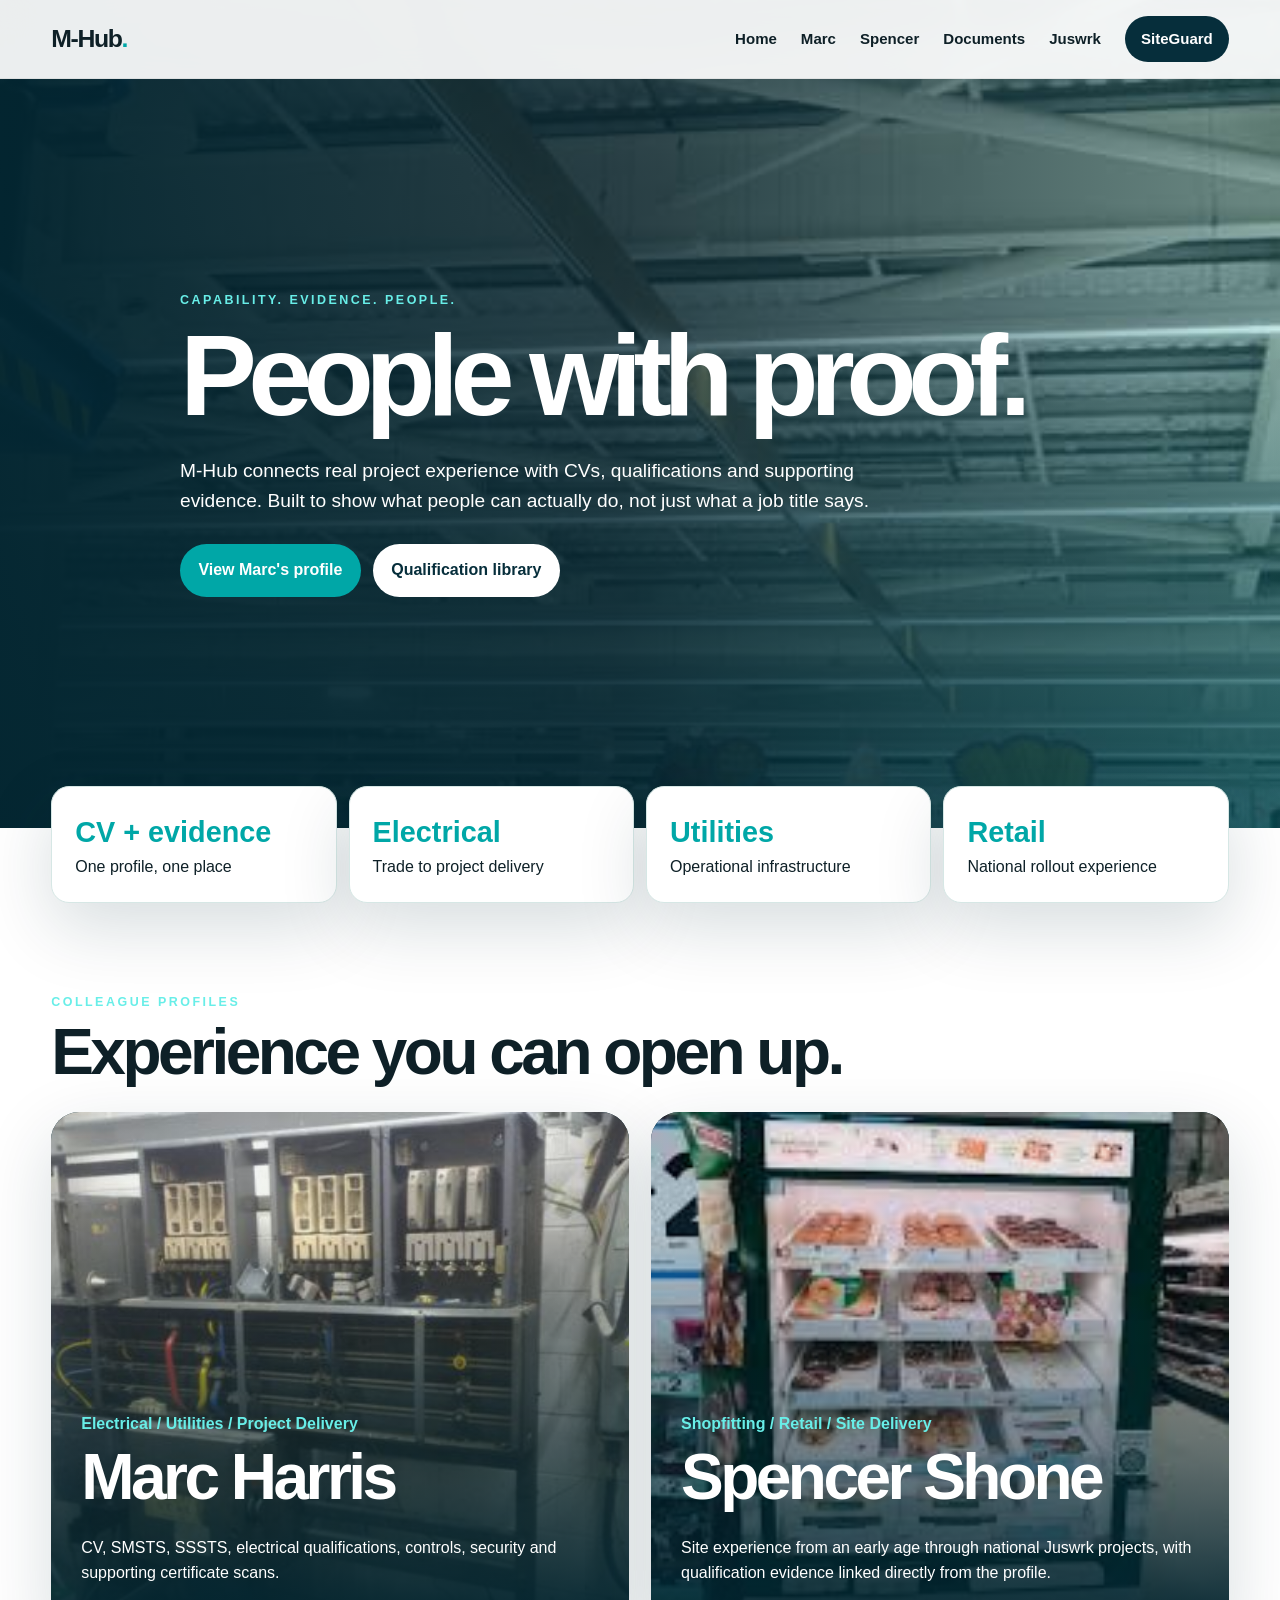
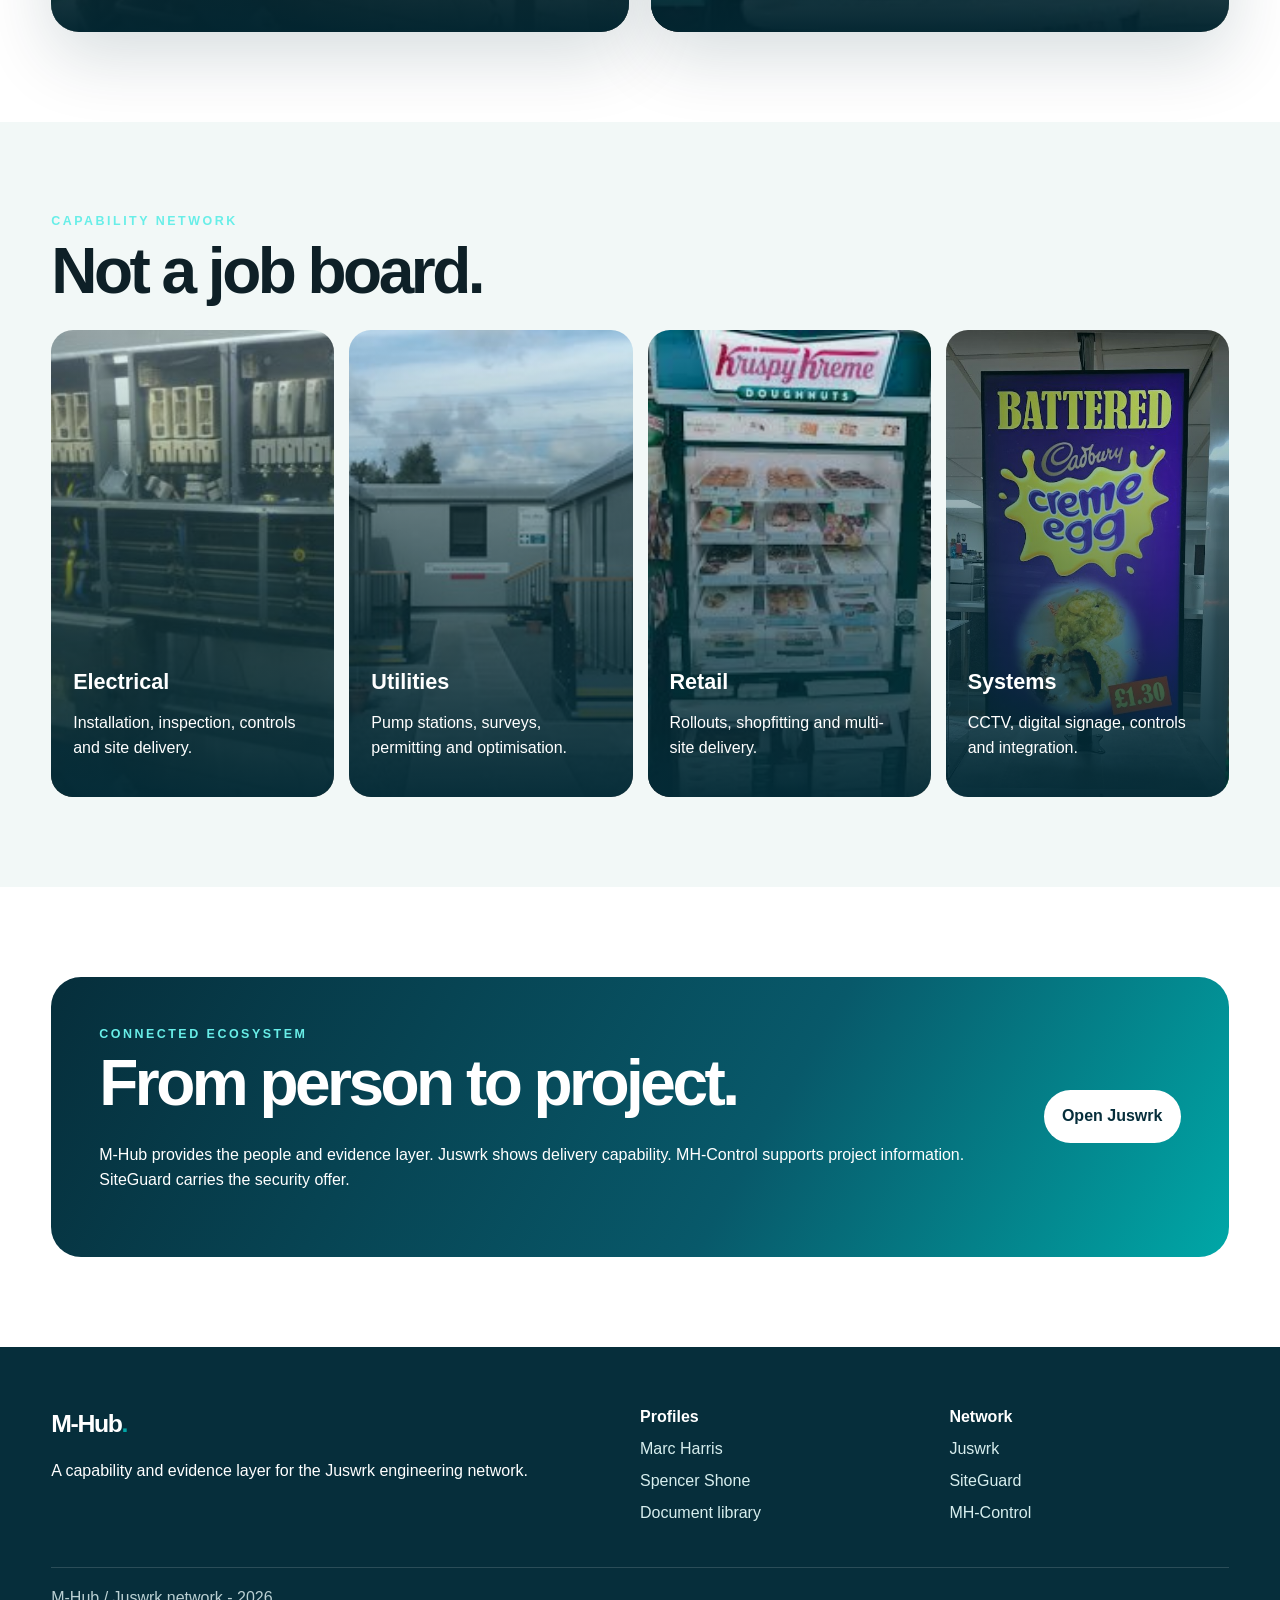
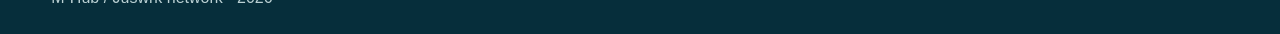
<file: index.html>
<!doctype html><html lang="en-GB"><head><meta charset="utf-8"><meta name="viewport" content="width=device-width,initial-scale=1"><title>Engineering Capability Network | M-Hub</title><meta name="description" content="M-Hub engineering capability profiles, CVs and verified qualification evidence."><link rel="stylesheet" href="assets/css/site.css"></head><body><header><div class="wrap"><nav><a class="brand" href="index.html">M-Hub<b>.</b></a><button class="menu" aria-label="Menu">Menu</button><div class="navlinks"><a href="index.html">Home</a><a href="marc-harris.html">Marc</a><a href="spencer-shone.html">Spencer</a><a href="documents.html">Documents</a><a href="https://juswrk.github.io/">Juswrk</a><a class="network" href="https://juswrk.github.io/siteguard/">SiteGuard</a></div></nav></div></header><main><section class="hero"><img src="assets/images/hero.jpg" alt="Engineering project work"><div class="wrap copy"><div class="eyebrow">Capability. Evidence. People.</div><h1>People with proof.</h1><p class="lead">M-Hub connects real project experience with CVs, qualifications and supporting evidence. Built to show what people can actually do, not just what a job title says.</p><div class="buttons"><a class="btn primary" href="marc-harris.html">View Marc's profile</a><a class="btn light" href="documents.html">Qualification library</a></div></div></section><div class="wrap stats"><div class="stat"><b>CV + evidence</b>One profile, one place</div><div class="stat"><b>Electrical</b>Trade to project delivery</div><div class="stat"><b>Utilities</b>Operational infrastructure</div><div class="stat"><b>Retail</b>National rollout experience</div></div><section class="section"><div class="wrap"><div class="eyebrow">Colleague profiles</div><h2>Experience you can open up.</h2><div class="people"><a class="person" href="marc-harris.html"><img src="assets/images/electrical.jpg" alt="Electrical project"><div class="personcopy"><div class="role">Electrical / Utilities / Project Delivery</div><h2>Marc Harris</h2><p>CV, SMSTS, SSSTS, electrical qualifications, controls, security and supporting certificate scans.</p></div></a><a class="person" href="spencer-shone.html"><img src="assets/images/retail.jpg" alt="Retail installation"><div class="personcopy"><div class="role">Shopfitting / Retail / Site Delivery</div><h2>Spencer Shone</h2><p>Site experience from an early age through national Juswrk projects, with qualification evidence linked directly from the profile.</p></div></a></div></div></section><section class="section wash"><div class="wrap"><div class="eyebrow">Capability network</div><h2>Not a job board.</h2><div class="capgrid"><a class="cap" href="marc-harris.html"><img src="assets/images/electrical.jpg"><div><h3>Electrical</h3><p>Installation, inspection, controls and site delivery.</p></div></a><a class="cap" href="marc-harris.html"><img src="assets/images/site.jpg"><div><h3>Utilities</h3><p>Pump stations, surveys, permitting and optimisation.</p></div></a><a class="cap" href="spencer-shone.html"><img src="assets/images/retail.jpg"><div><h3>Retail</h3><p>Rollouts, shopfitting and multi-site delivery.</p></div></a><a class="cap" href="marc-harris.html"><img src="assets/images/systems.jpg"><div><h3>Systems</h3><p>CCTV, digital signage, controls and integration.</p></div></a></div></div></section><section class="section"><div class="wrap"><div class="band"><div><div class="eyebrow">Connected ecosystem</div><h2>From person to project.</h2><p>M-Hub provides the people and evidence layer. Juswrk shows delivery capability. MH-Control supports project information. SiteGuard carries the security offer.</p></div><a class="btn light" href="https://juswrk.github.io/">Open Juswrk</a></div></div></section></main><footer class="foot"><div class="wrap"><div class="footgrid"><div><div class="brand">M-Hub<b>.</b></div><p>A capability and evidence layer for the Juswrk engineering network.</p></div><div><b>Profiles</b><a href="marc-harris.html">Marc Harris</a><a href="spencer-shone.html">Spencer Shone</a><a href="documents.html">Document library</a></div><div><b>Network</b><a href="https://juswrk.github.io/">Juswrk</a><a href="https://juswrk.github.io/siteguard/">SiteGuard</a><a href="https://juswrk.github.io/mh-control/">MH-Control</a></div></div><div class="copyright">M-Hub / Juswrk network - 2026</div></div></footer><script src="assets/js/site.js"></script></body></html>
</file>
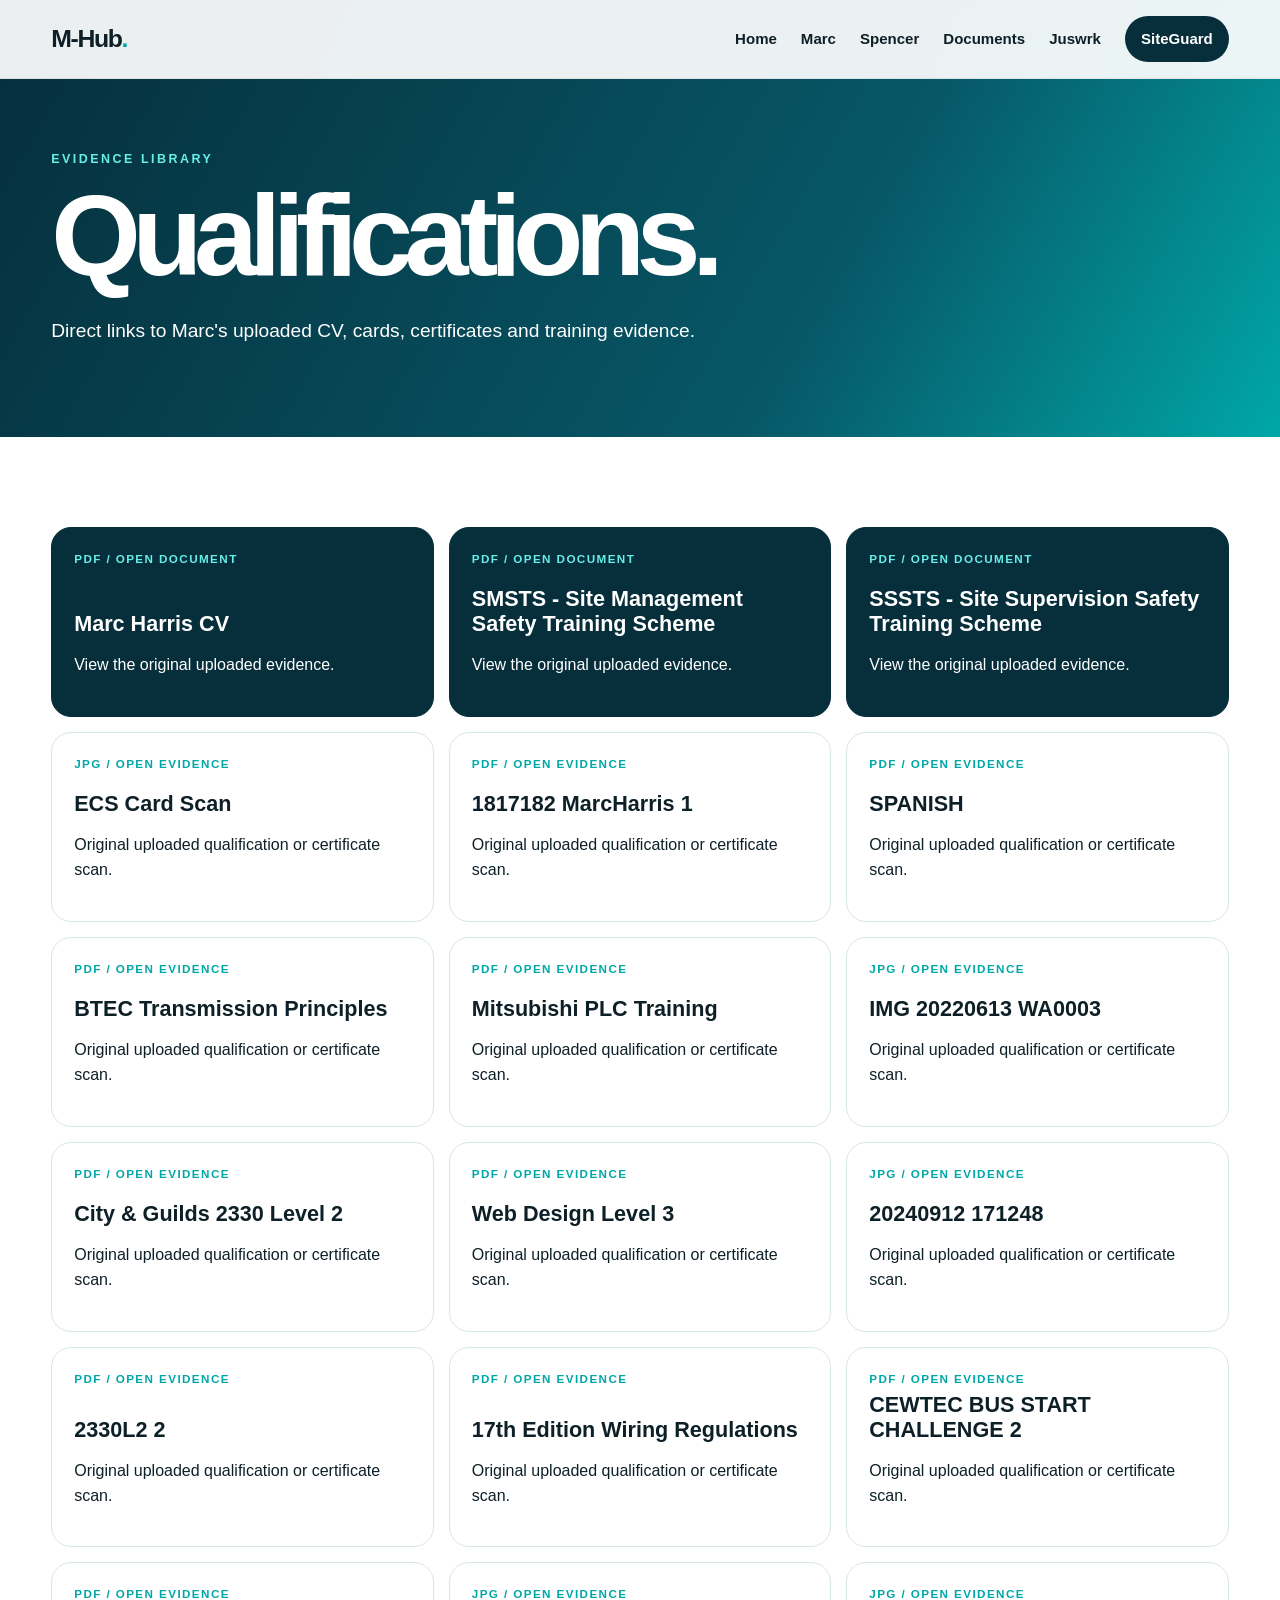
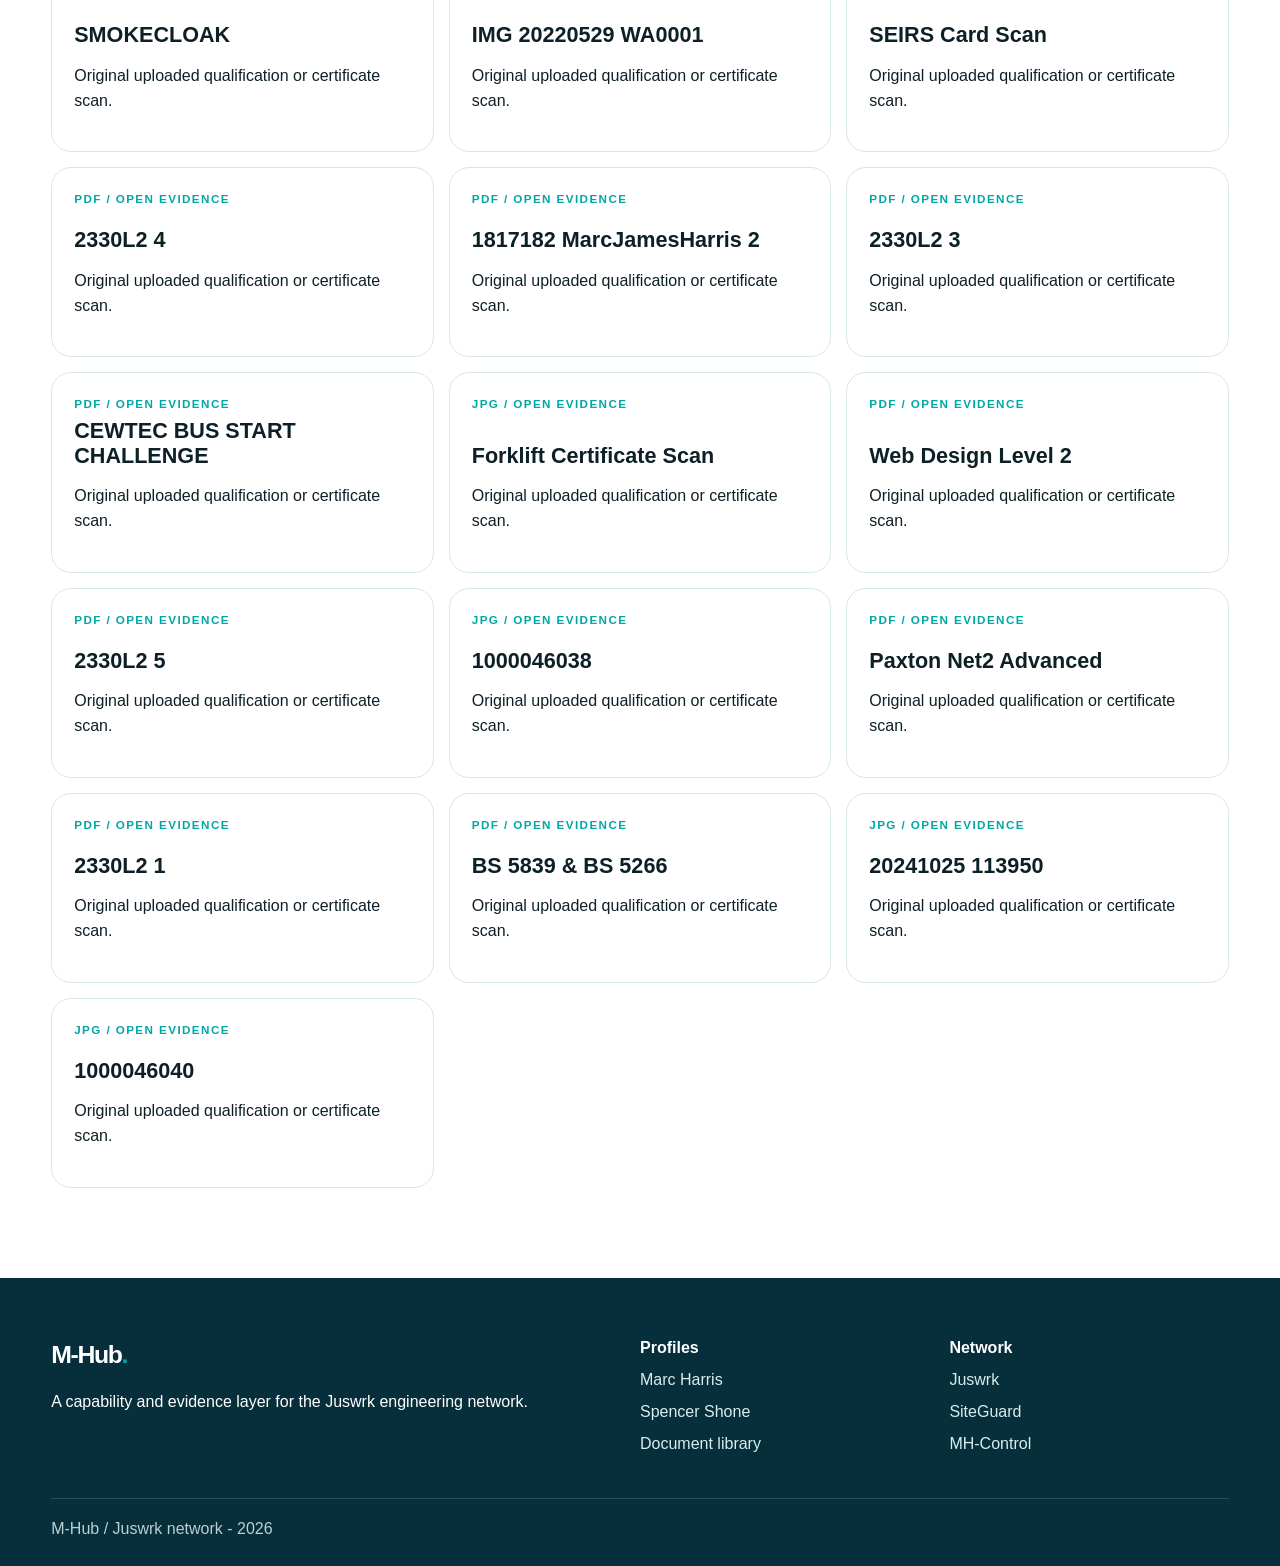
<file: documents.html>
<!doctype html><html lang="en-GB"><head><meta charset="utf-8"><meta name="viewport" content="width=device-width,initial-scale=1"><title>Document Library | M-Hub</title><meta name="description" content="M-Hub engineering capability profiles, CVs and verified qualification evidence."><link rel="stylesheet" href="assets/css/site.css"></head><body><header><div class="wrap"><nav><a class="brand" href="index.html">M-Hub<b>.</b></a><button class="menu" aria-label="Menu">Menu</button><div class="navlinks"><a href="index.html">Home</a><a href="marc-harris.html">Marc</a><a href="spencer-shone.html">Spencer</a><a href="documents.html">Documents</a><a href="https://juswrk.github.io/">Juswrk</a><a class="network" href="https://juswrk.github.io/siteguard/">SiteGuard</a></div></nav></div></header><main><section class="subhero"><div class="wrap"><div class="eyebrow">Evidence library</div><h1>Qualifications.</h1><p class="lead">Direct links to Marc's uploaded CV, cards, certificates and training evidence.</p></div></section><section class="section"><div class="wrap"><div class="docs"><a class="doc featured" href="assets/docs/marcharriscv-240905-092424.pdf" target="_blank"><span class="type">PDF / Open document</span><div><h3>Marc Harris CV</h3><p>View the original uploaded evidence.</p></div></a><a class="doc featured" href="assets/docs/smsts-marcjamesharris.pdf" target="_blank"><span class="type">PDF / Open document</span><div><h3>SMSTS - Site Management Safety Training Scheme</h3><p>View the original uploaded evidence.</p></div></a><a class="doc featured" href="assets/docs/sssts-marcharris.pdf" target="_blank"><span class="type">PDF / Open document</span><div><h3>SSSTS - Site Supervision Safety Training Scheme</h3><p>View the original uploaded evidence.</p></div></a><a class="doc" href="assets/docs/ecs.jpg" target="_blank"><span class="type">JPG / Open evidence</span><div><h3>ECS Card Scan</h3><p>Original uploaded qualification or certificate scan.</p></div></a><a class="doc" href="assets/docs/1817182-marcharris-1.pdf" target="_blank"><span class="type">PDF / Open evidence</span><div><h3>1817182 MarcHarris 1</h3><p>Original uploaded qualification or certificate scan.</p></div></a><a class="doc" href="assets/docs/spanish.pdf" target="_blank"><span class="type">PDF / Open evidence</span><div><h3>SPANISH</h3><p>Original uploaded qualification or certificate scan.</p></div></a><a class="doc" href="assets/docs/btec-transmission-principals.pdf" target="_blank"><span class="type">PDF / Open evidence</span><div><h3>BTEC Transmission Principles</h3><p>Original uploaded qualification or certificate scan.</p></div></a><a class="doc" href="assets/docs/plc-mitsubishi.pdf" target="_blank"><span class="type">PDF / Open evidence</span><div><h3>Mitsubishi PLC Training</h3><p>Original uploaded qualification or certificate scan.</p></div></a><a class="doc" href="assets/docs/img-20220613-wa0003.jpg" target="_blank"><span class="type">JPG / Open evidence</span><div><h3>IMG 20220613 WA0003</h3><p>Original uploaded qualification or certificate scan.</p></div></a><a class="doc" href="assets/docs/2330-level-2.pdf" target="_blank"><span class="type">PDF / Open evidence</span><div><h3>City &amp; Guilds 2330 Level 2</h3><p>Original uploaded qualification or certificate scan.</p></div></a><a class="doc" href="assets/docs/l3-webdesign.pdf" target="_blank"><span class="type">PDF / Open evidence</span><div><h3>Web Design Level 3</h3><p>Original uploaded qualification or certificate scan.</p></div></a><a class="doc" href="assets/docs/20240912-171248.jpg" target="_blank"><span class="type">JPG / Open evidence</span><div><h3>20240912 171248</h3><p>Original uploaded qualification or certificate scan.</p></div></a><a class="doc" href="assets/docs/2330l2-2.pdf" target="_blank"><span class="type">PDF / Open evidence</span><div><h3>2330L2  2</h3><p>Original uploaded qualification or certificate scan.</p></div></a><a class="doc" href="assets/docs/17th-edition.pdf" target="_blank"><span class="type">PDF / Open evidence</span><div><h3>17th Edition Wiring Regulations</h3><p>Original uploaded qualification or certificate scan.</p></div></a><a class="doc" href="assets/docs/cewtec-bus-start-challenge-2.pdf" target="_blank"><span class="type">PDF / Open evidence</span><div><h3>CEWTEC BUS START CHALLENGE 2</h3><p>Original uploaded qualification or certificate scan.</p></div></a><a class="doc" href="assets/docs/smokecloak.pdf" target="_blank"><span class="type">PDF / Open evidence</span><div><h3>SMOKECLOAK</h3><p>Original uploaded qualification or certificate scan.</p></div></a><a class="doc" href="assets/docs/img-20220529-wa0001.jpg" target="_blank"><span class="type">JPG / Open evidence</span><div><h3>IMG 20220529 WA0001</h3><p>Original uploaded qualification or certificate scan.</p></div></a><a class="doc" href="assets/docs/seirs.jpg" target="_blank"><span class="type">JPG / Open evidence</span><div><h3>SEIRS Card Scan</h3><p>Original uploaded qualification or certificate scan.</p></div></a><a class="doc" href="assets/docs/2330l2-4.pdf" target="_blank"><span class="type">PDF / Open evidence</span><div><h3>2330L2  4</h3><p>Original uploaded qualification or certificate scan.</p></div></a><a class="doc" href="assets/docs/1817182-marcjamesharris-2.pdf" target="_blank"><span class="type">PDF / Open evidence</span><div><h3>1817182 MarcJamesHarris 2</h3><p>Original uploaded qualification or certificate scan.</p></div></a><a class="doc" href="assets/docs/2330l2-3.pdf" target="_blank"><span class="type">PDF / Open evidence</span><div><h3>2330L2  3</h3><p>Original uploaded qualification or certificate scan.</p></div></a><a class="doc" href="assets/docs/cewtec-bus-start-challenge.pdf" target="_blank"><span class="type">PDF / Open evidence</span><div><h3>CEWTEC BUS START CHALLENGE</h3><p>Original uploaded qualification or certificate scan.</p></div></a><a class="doc" href="assets/docs/forkliftpart2.jpg" target="_blank"><span class="type">JPG / Open evidence</span><div><h3>Forklift Certificate Scan</h3><p>Original uploaded qualification or certificate scan.</p></div></a><a class="doc" href="assets/docs/l2-webdesign.pdf" target="_blank"><span class="type">PDF / Open evidence</span><div><h3>Web Design Level 2</h3><p>Original uploaded qualification or certificate scan.</p></div></a><a class="doc" href="assets/docs/2330l2-5.pdf" target="_blank"><span class="type">PDF / Open evidence</span><div><h3>2330L2  5</h3><p>Original uploaded qualification or certificate scan.</p></div></a><a class="doc" href="assets/docs/1000046038.jpg" target="_blank"><span class="type">JPG / Open evidence</span><div><h3>1000046038</h3><p>Original uploaded qualification or certificate scan.</p></div></a><a class="doc" href="assets/docs/paxton-net2-advanced.pdf" target="_blank"><span class="type">PDF / Open evidence</span><div><h3>Paxton Net2 Advanced</h3><p>Original uploaded qualification or certificate scan.</p></div></a><a class="doc" href="assets/docs/2330l2-1.pdf" target="_blank"><span class="type">PDF / Open evidence</span><div><h3>2330L2  1</h3><p>Original uploaded qualification or certificate scan.</p></div></a><a class="doc" href="assets/docs/bs-5839-5266.pdf" target="_blank"><span class="type">PDF / Open evidence</span><div><h3>BS 5839 &amp; BS 5266</h3><p>Original uploaded qualification or certificate scan.</p></div></a><a class="doc" href="assets/docs/20241025-113950.jpg" target="_blank"><span class="type">JPG / Open evidence</span><div><h3>20241025 113950</h3><p>Original uploaded qualification or certificate scan.</p></div></a><a class="doc" href="assets/docs/1000046040.jpg" target="_blank"><span class="type">JPG / Open evidence</span><div><h3>1000046040</h3><p>Original uploaded qualification or certificate scan.</p></div></a></div></div></section></main><footer class="foot"><div class="wrap"><div class="footgrid"><div><div class="brand">M-Hub<b>.</b></div><p>A capability and evidence layer for the Juswrk engineering network.</p></div><div><b>Profiles</b><a href="marc-harris.html">Marc Harris</a><a href="spencer-shone.html">Spencer Shone</a><a href="documents.html">Document library</a></div><div><b>Network</b><a href="https://juswrk.github.io/">Juswrk</a><a href="https://juswrk.github.io/siteguard/">SiteGuard</a><a href="https://juswrk.github.io/mh-control/">MH-Control</a></div></div><div class="copyright">M-Hub / Juswrk network - 2026</div></div></footer><script src="assets/js/site.js"></script></body></html>
</file>
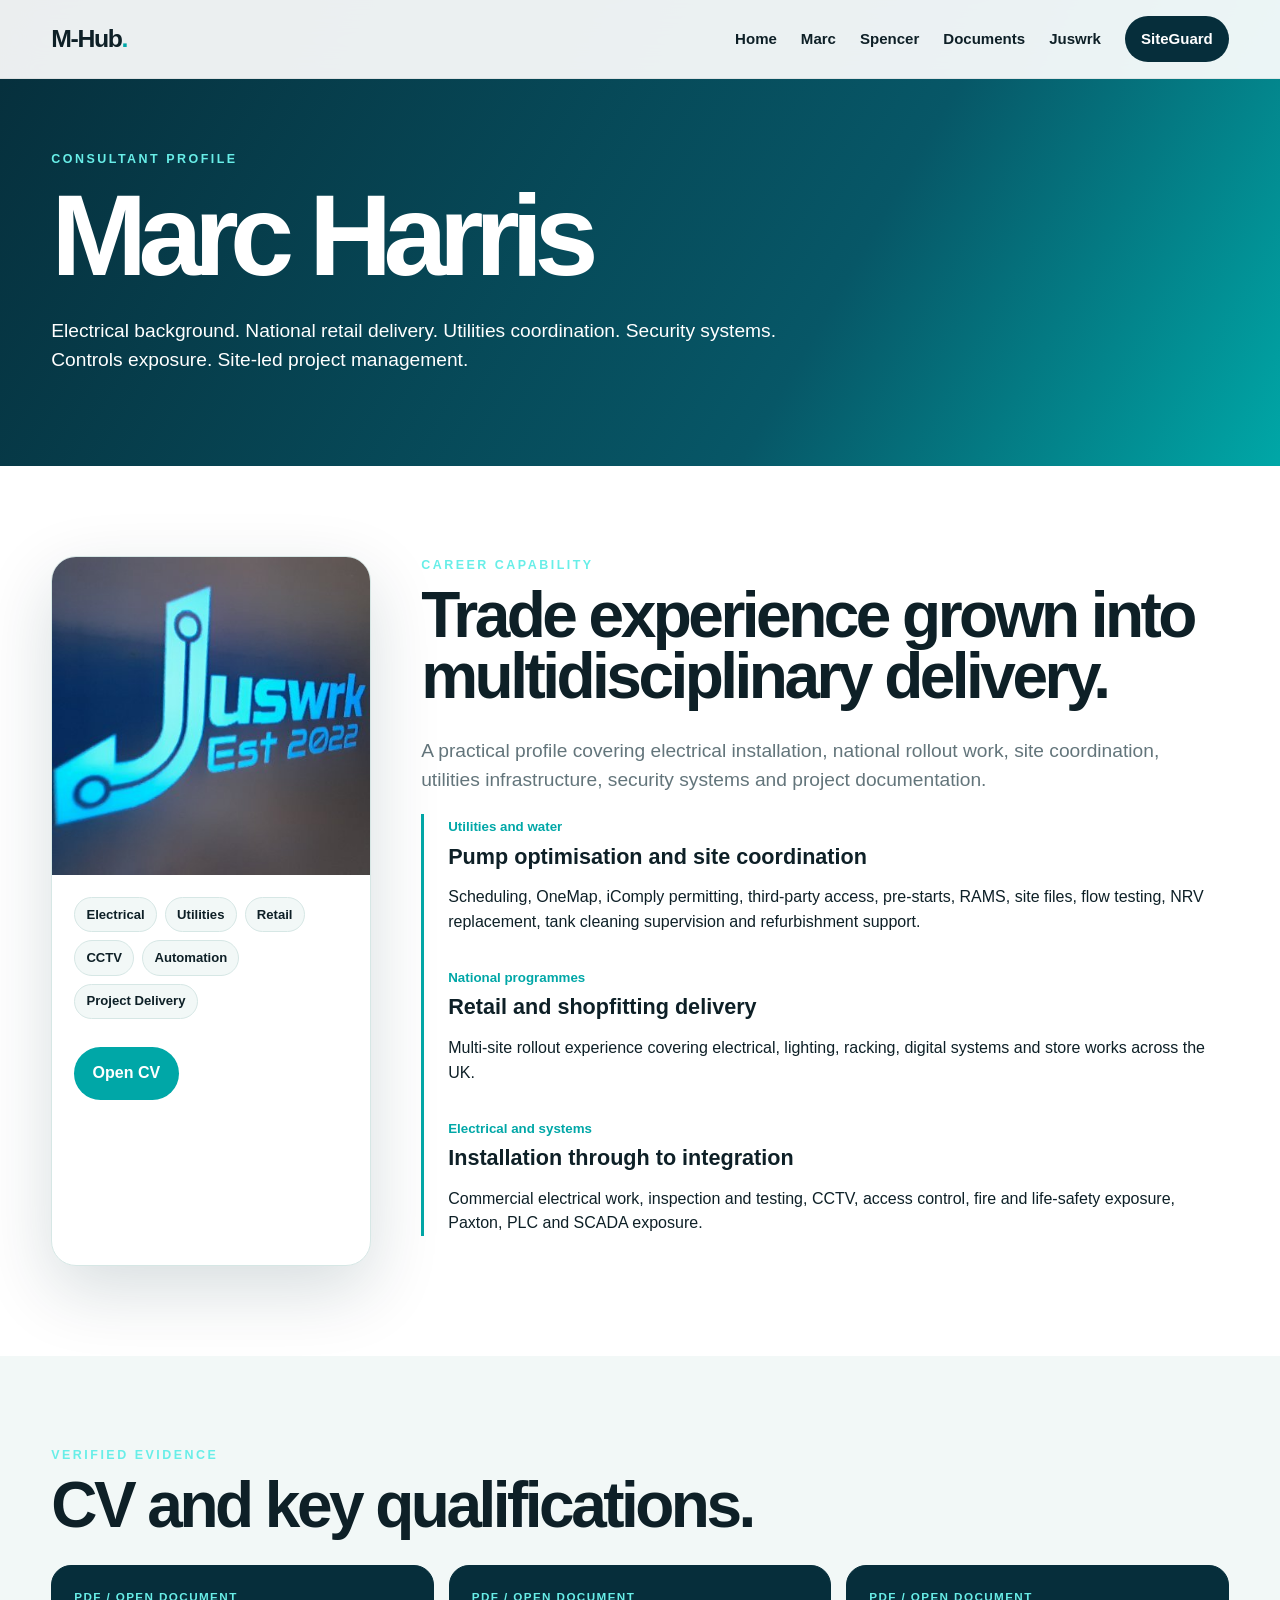
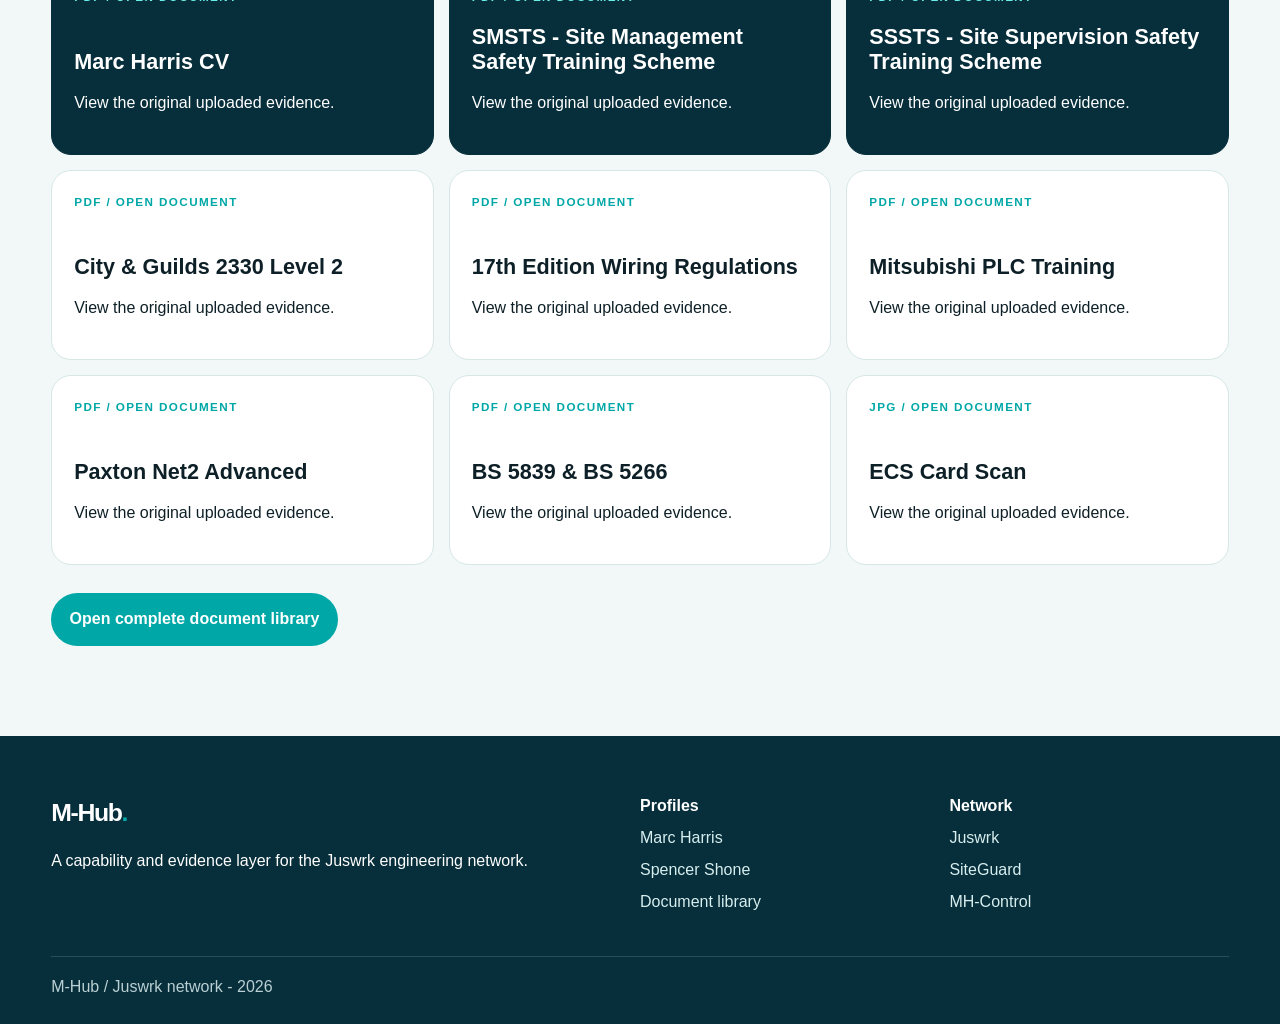
<file: marc-harris.html>
<!doctype html><html lang="en-GB"><head><meta charset="utf-8"><meta name="viewport" content="width=device-width,initial-scale=1"><title>Marc Harris | M-Hub</title><meta name="description" content="M-Hub engineering capability profiles, CVs and verified qualification evidence."><link rel="stylesheet" href="assets/css/site.css"></head><body><header><div class="wrap"><nav><a class="brand" href="index.html">M-Hub<b>.</b></a><button class="menu" aria-label="Menu">Menu</button><div class="navlinks"><a href="index.html">Home</a><a href="marc-harris.html">Marc</a><a href="spencer-shone.html">Spencer</a><a href="documents.html">Documents</a><a href="https://juswrk.github.io/">Juswrk</a><a class="network" href="https://juswrk.github.io/siteguard/">SiteGuard</a></div></nav></div></header><main><section class="subhero"><div class="wrap"><div class="eyebrow">Consultant profile</div><h1>Marc Harris</h1><p class="lead">Electrical background. National retail delivery. Utilities coordination. Security systems. Controls exposure. Site-led project management.</p></div></section><section class="section"><div class="wrap profilegrid"><aside class="profilecard"><img src="assets/images/profile-1.jpg" alt="Juswrk identity"><div class="profilepad"><div class="chips"><span class="chip">Electrical</span><span class="chip">Utilities</span><span class="chip">Retail</span><span class="chip">CCTV</span><span class="chip">Automation</span><span class="chip">Project Delivery</span></div><div class="buttons"><a class="btn primary" href="assets/docs/marcharriscv-240905-092424.pdf" target="_blank">Open CV</a></div></div></aside><div><div class="eyebrow">Career capability</div><h2>Trade experience grown into multidisciplinary delivery.</h2><p class="lead" style="color:var(--muted)">A practical profile covering electrical installation, national rollout work, site coordination, utilities infrastructure, security systems and project documentation.</p><div class="timeline"><article><small>Utilities and water</small><h3>Pump optimisation and site coordination</h3><p>Scheduling, OneMap, iComply permitting, third-party access, pre-starts, RAMS, site files, flow testing, NRV replacement, tank cleaning supervision and refurbishment support.</p></article><article><small>National programmes</small><h3>Retail and shopfitting delivery</h3><p>Multi-site rollout experience covering electrical, lighting, racking, digital systems and store works across the UK.</p></article><article><small>Electrical and systems</small><h3>Installation through to integration</h3><p>Commercial electrical work, inspection and testing, CCTV, access control, fire and life-safety exposure, Paxton, PLC and SCADA exposure.</p></article></div></div></div></section><section class="section wash"><div class="wrap"><div class="eyebrow">Verified evidence</div><h2>CV and key qualifications.</h2><div class="docs"><a class="doc featured" href="assets/docs/marcharriscv-240905-092424.pdf" target="_blank"><span class="type">PDF / Open document</span><div><h3>Marc Harris CV</h3><p>View the original uploaded evidence.</p></div></a><a class="doc featured" href="assets/docs/smsts-marcjamesharris.pdf" target="_blank"><span class="type">PDF / Open document</span><div><h3>SMSTS - Site Management Safety Training Scheme</h3><p>View the original uploaded evidence.</p></div></a><a class="doc featured" href="assets/docs/sssts-marcharris.pdf" target="_blank"><span class="type">PDF / Open document</span><div><h3>SSSTS - Site Supervision Safety Training Scheme</h3><p>View the original uploaded evidence.</p></div></a><a class="doc" href="assets/docs/2330-level-2.pdf" target="_blank"><span class="type">PDF / Open document</span><div><h3>City &amp; Guilds 2330 Level 2</h3><p>View the original uploaded evidence.</p></div></a><a class="doc" href="assets/docs/17th-edition.pdf" target="_blank"><span class="type">PDF / Open document</span><div><h3>17th Edition Wiring Regulations</h3><p>View the original uploaded evidence.</p></div></a><a class="doc" href="assets/docs/plc-mitsubishi.pdf" target="_blank"><span class="type">PDF / Open document</span><div><h3>Mitsubishi PLC Training</h3><p>View the original uploaded evidence.</p></div></a><a class="doc" href="assets/docs/paxton-net2-advanced.pdf" target="_blank"><span class="type">PDF / Open document</span><div><h3>Paxton Net2 Advanced</h3><p>View the original uploaded evidence.</p></div></a><a class="doc" href="assets/docs/bs-5839-5266.pdf" target="_blank"><span class="type">PDF / Open document</span><div><h3>BS 5839 &amp; BS 5266</h3><p>View the original uploaded evidence.</p></div></a><a class="doc" href="assets/docs/ecs.jpg" target="_blank"><span class="type">JPG / Open document</span><div><h3>ECS Card Scan</h3><p>View the original uploaded evidence.</p></div></a></div><div class="buttons"><a class="btn primary" href="documents.html">Open complete document library</a></div></div></section></main><footer class="foot"><div class="wrap"><div class="footgrid"><div><div class="brand">M-Hub<b>.</b></div><p>A capability and evidence layer for the Juswrk engineering network.</p></div><div><b>Profiles</b><a href="marc-harris.html">Marc Harris</a><a href="spencer-shone.html">Spencer Shone</a><a href="documents.html">Document library</a></div><div><b>Network</b><a href="https://juswrk.github.io/">Juswrk</a><a href="https://juswrk.github.io/siteguard/">SiteGuard</a><a href="https://juswrk.github.io/mh-control/">MH-Control</a></div></div><div class="copyright">M-Hub / Juswrk network - 2026</div></div></footer><script src="assets/js/site.js"></script></body></html>
</file>
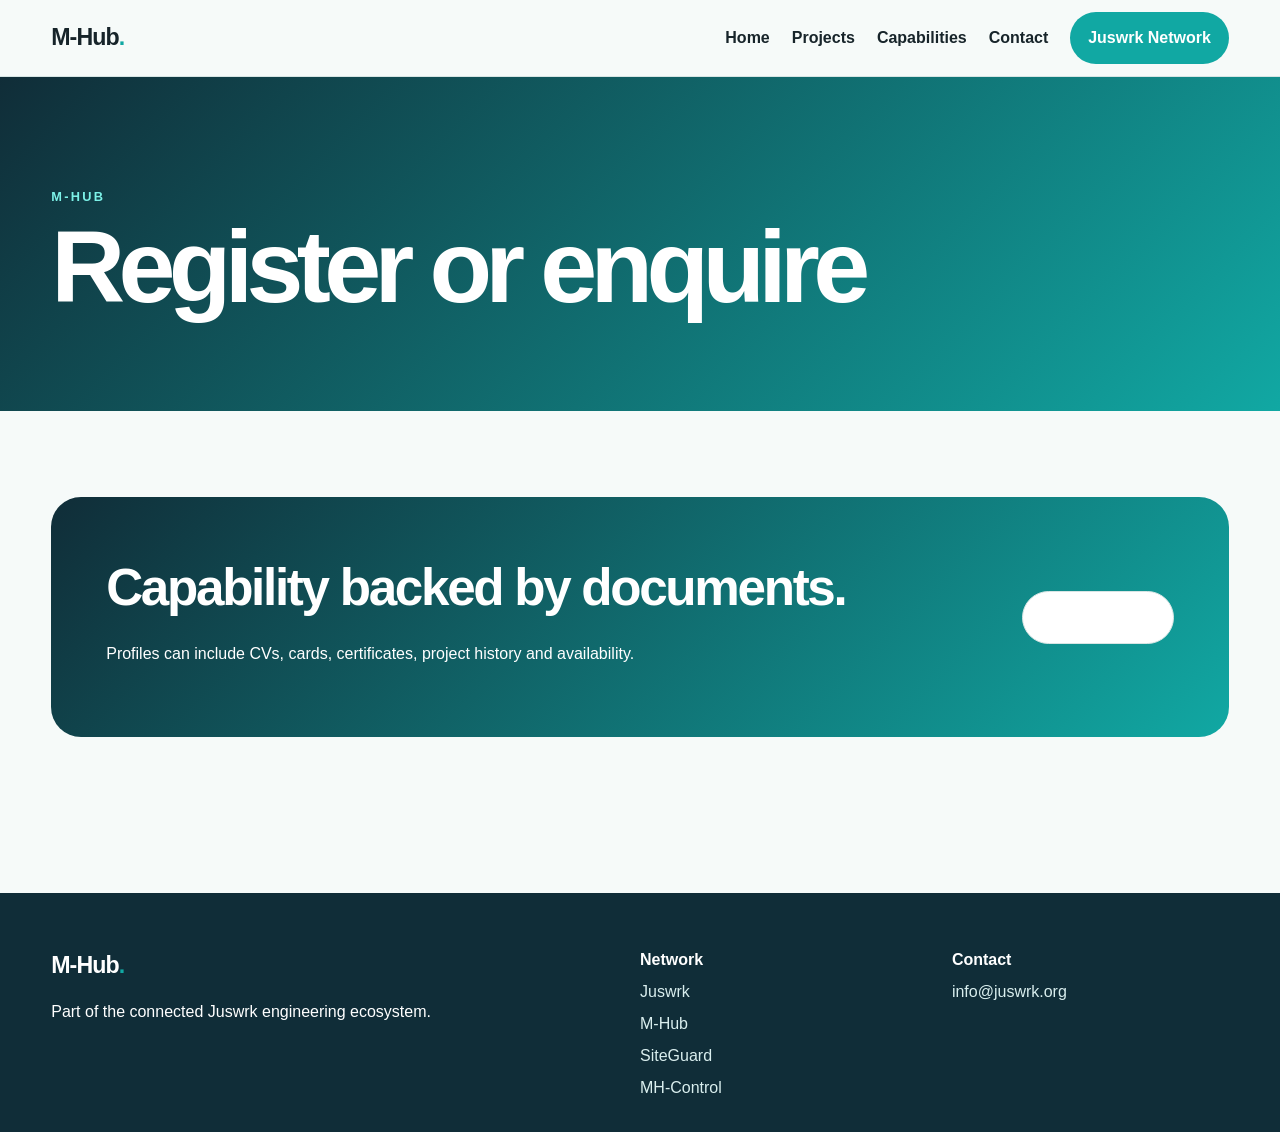
<file: projects.html>
<!doctype html><html lang="en-GB"><head><meta charset="utf-8"><meta name="viewport" content="width=device-width,initial-scale=1"><title>M-Hub</title><meta name="description" content="M-Hub — part of the Juswrk engineering network"><style>:root{--accent:#11a8a3;--accent2:#7cf2e8;--deep:#102d38;--ink:#17242a;--muted:#627177;--bg:#f6faf9;--panel:#fff;--line:#d7e5e4;--overlay:rgba(6,45,57,.9)}
*{box-sizing:border-box}html{scroll-behavior:smooth}body{margin:0;font-family:Inter,Segoe UI,Arial,sans-serif;line-height:1.55;color:var(--ink);background:var(--bg)}img{display:block;width:100%}a{text-decoration:none;color:inherit}.wrap{width:min(1220px,92%);margin:auto}.top{position:sticky;top:0;z-index:50;background:color-mix(in srgb,var(--bg) 88%,transparent);backdrop-filter:blur(16px);border-bottom:1px solid var(--line)}.nav{min-height:76px;display:flex;align-items:center;justify-content:space-between;gap:24px}.logo{font-weight:900;font-size:1.45rem;letter-spacing:-.04em}.logo span{color:var(--accent)}.links{display:flex;align-items:center;gap:22px;font-weight:750}.links a:hover{color:var(--accent)}.pill,.btn{padding:.82rem 1.12rem;border-radius:999px;font-weight:850;display:inline-flex;align-items:center;gap:.45rem}.pill,.btn.primary{background:var(--accent);color:white}.btn.ghost{border:1px solid var(--line);background:var(--panel)}.menu{display:none;background:none;border:0;font-size:1.6rem;color:var(--ink)}.hero{min-height:82vh;display:grid;align-items:end;position:relative;overflow:hidden}.hero-bg{position:absolute;inset:0}.hero-bg img{height:100%;object-fit:cover}.hero-bg:after{content:'';position:absolute;inset:0;background:linear-gradient(90deg,var(--overlay),transparent 80%),linear-gradient(0deg,var(--overlay),transparent 65%)}.hero-content{position:relative;z-index:2;padding:8rem 0 6rem;color:white;max-width:850px}.kicker{text-transform:uppercase;letter-spacing:.18em;font-size:.8rem;font-weight:900;color:var(--accent2)}h1{font-size:clamp(3.3rem,8vw,7.5rem);line-height:.88;letter-spacing:-.065em;margin:.15em 0 .28em}h2{font-size:clamp(2.1rem,4vw,4rem);line-height:1;letter-spacing:-.045em;margin:.2em 0 .55em}h3{font-size:1.35rem;margin:.3em 0}.lead{font-size:1.2rem;max-width:720px}.actions{display:flex;gap:12px;flex-wrap:wrap;margin-top:28px}.section{padding:86px 0}.muted{color:var(--muted)}.grid{display:grid;grid-template-columns:repeat(3,1fr);gap:22px}.tile{position:relative;min-height:360px;border-radius:24px;overflow:hidden;background:var(--panel);box-shadow:0 15px 45px rgba(0,0,0,.12)}.tile img{height:100%;object-fit:cover;transition:.5s}.tile:after{content:'';position:absolute;inset:0;background:linear-gradient(0deg,rgba(0,45,55,.95),rgba(0,166,166,.05) 72%)}.tile-copy{position:absolute;z-index:2;left:24px;right:24px;bottom:22px;color:#fff}.tile:hover img{transform:scale(1.06)}.stats{display:grid;grid-template-columns:repeat(4,1fr);gap:14px;margin-top:-38px;position:relative;z-index:5}.stat{background:var(--panel);border:1px solid var(--line);padding:25px;border-radius:18px;box-shadow:0 12px 38px rgba(0,0,0,.10)}.stat b{display:block;color:var(--accent);font-size:2rem}.gallery{display:grid;grid-template-columns:2fr 1fr 1fr;grid-auto-rows:230px;gap:14px}.gallery img{height:100%;object-fit:cover;border-radius:18px}.gallery img:first-child{grid-row:span 2}.band{padding:55px;border-radius:30px;background:linear-gradient(135deg,var(--deep),var(--accent));color:white;display:grid;grid-template-columns:1fr auto;align-items:center;gap:25px}.cards{display:grid;grid-template-columns:repeat(3,1fr);gap:18px}.card{background:var(--panel);border:1px solid var(--line);padding:24px;border-radius:20px}.doc{display:flex;flex-direction:column;justify-content:space-between;min-height:210px}.badge{display:inline-flex;width:max-content;background:color-mix(in srgb,var(--accent) 15%,transparent);color:var(--accent);padding:.35rem .65rem;border-radius:999px;font-size:.78rem;font-weight:900}.footer{margin-top:70px;background:var(--deep);color:#fff;padding:55px 0 24px}.footgrid{display:grid;grid-template-columns:2fr 1fr 1fr;gap:35px}.footer a{display:block;margin:.45rem 0;color:#d9eeee}.subhero{padding:110px 0 70px;background:linear-gradient(135deg,var(--deep),var(--accent));color:#fff}.profile{display:grid;grid-template-columns:300px 1fr;gap:42px;align-items:start}.portrait{border-radius:28px;overflow:hidden;background:var(--panel);border:1px solid var(--line)}.portrait img{aspect-ratio:1;object-fit:cover}.chips{display:flex;flex-wrap:wrap;gap:8px}.chip{background:var(--panel);border:1px solid var(--line);padding:.45rem .7rem;border-radius:999px;font-weight:750}.timeline{border-left:3px solid var(--accent);padding-left:22px}.timeline article{margin-bottom:26px}@media(max-width:850px){.links{display:none;position:absolute;top:76px;left:0;right:0;background:var(--bg);padding:20px 4%;flex-direction:column;align-items:flex-start}.links.open{display:flex}.menu{display:block}.grid,.cards,.stats,.footgrid,.profile{grid-template-columns:1fr 1fr}.gallery{grid-template-columns:1fr 1fr}.gallery img:first-child{grid-row:auto}.band{grid-template-columns:1fr}.hero{min-height:72vh}}@media(max-width:560px){.grid,.cards,.stats,.footgrid,.profile,.gallery{grid-template-columns:1fr}.hero-content{padding:7rem 0 4rem}.section{padding:62px 0}}
</style></head><body><header class="top"><div class="wrap nav"><a class="logo" href="index.html">M-Hub<span>.</span></a><button class="menu">☰</button><nav class="links"><a href="index.html">Home</a><a href="projects.html">Projects</a><a href="capabilities.html">Capabilities</a><a href="contact.html">Contact</a><a class="pill" href="https://juswrk.github.io/">Juswrk Network</a></nav></div></header><main><section class="subhero"><div class="wrap"><div class="kicker">M-Hub</div><h1>Register or enquire</h1></div></section><section class="section"><div class="wrap"><div class="band"><div><h2>Capability backed by documents.</h2><p>Profiles can include CVs, cards, certificates, project history and availability.</p></div><a class="btn ghost" href="mailto:info@juswrk.org">Contact M-Hub</a></div></div></section></main><footer class="footer"><div class="wrap footgrid"><div><div class="logo">M-Hub<span>.</span></div><p>Part of the connected Juswrk engineering ecosystem.</p></div><div><b>Network</b><a href="https://juswrk.github.io/">Juswrk</a><a href="https://juswrk.github.io/m-hub/">M-Hub</a><a href="https://juswrk.github.io/siteguard/">SiteGuard</a><a href="https://juswrk.github.io/mh-control/">MH-Control</a></div><div><b>Contact</b><a href="mailto:info@juswrk.org">info@juswrk.org</a></div></div></footer><script>const b=document.querySelector('.menu'),n=document.querySelector('.links');if(b&&n)b.onclick=()=>n.classList.toggle('open');</script></body></html>
</file>
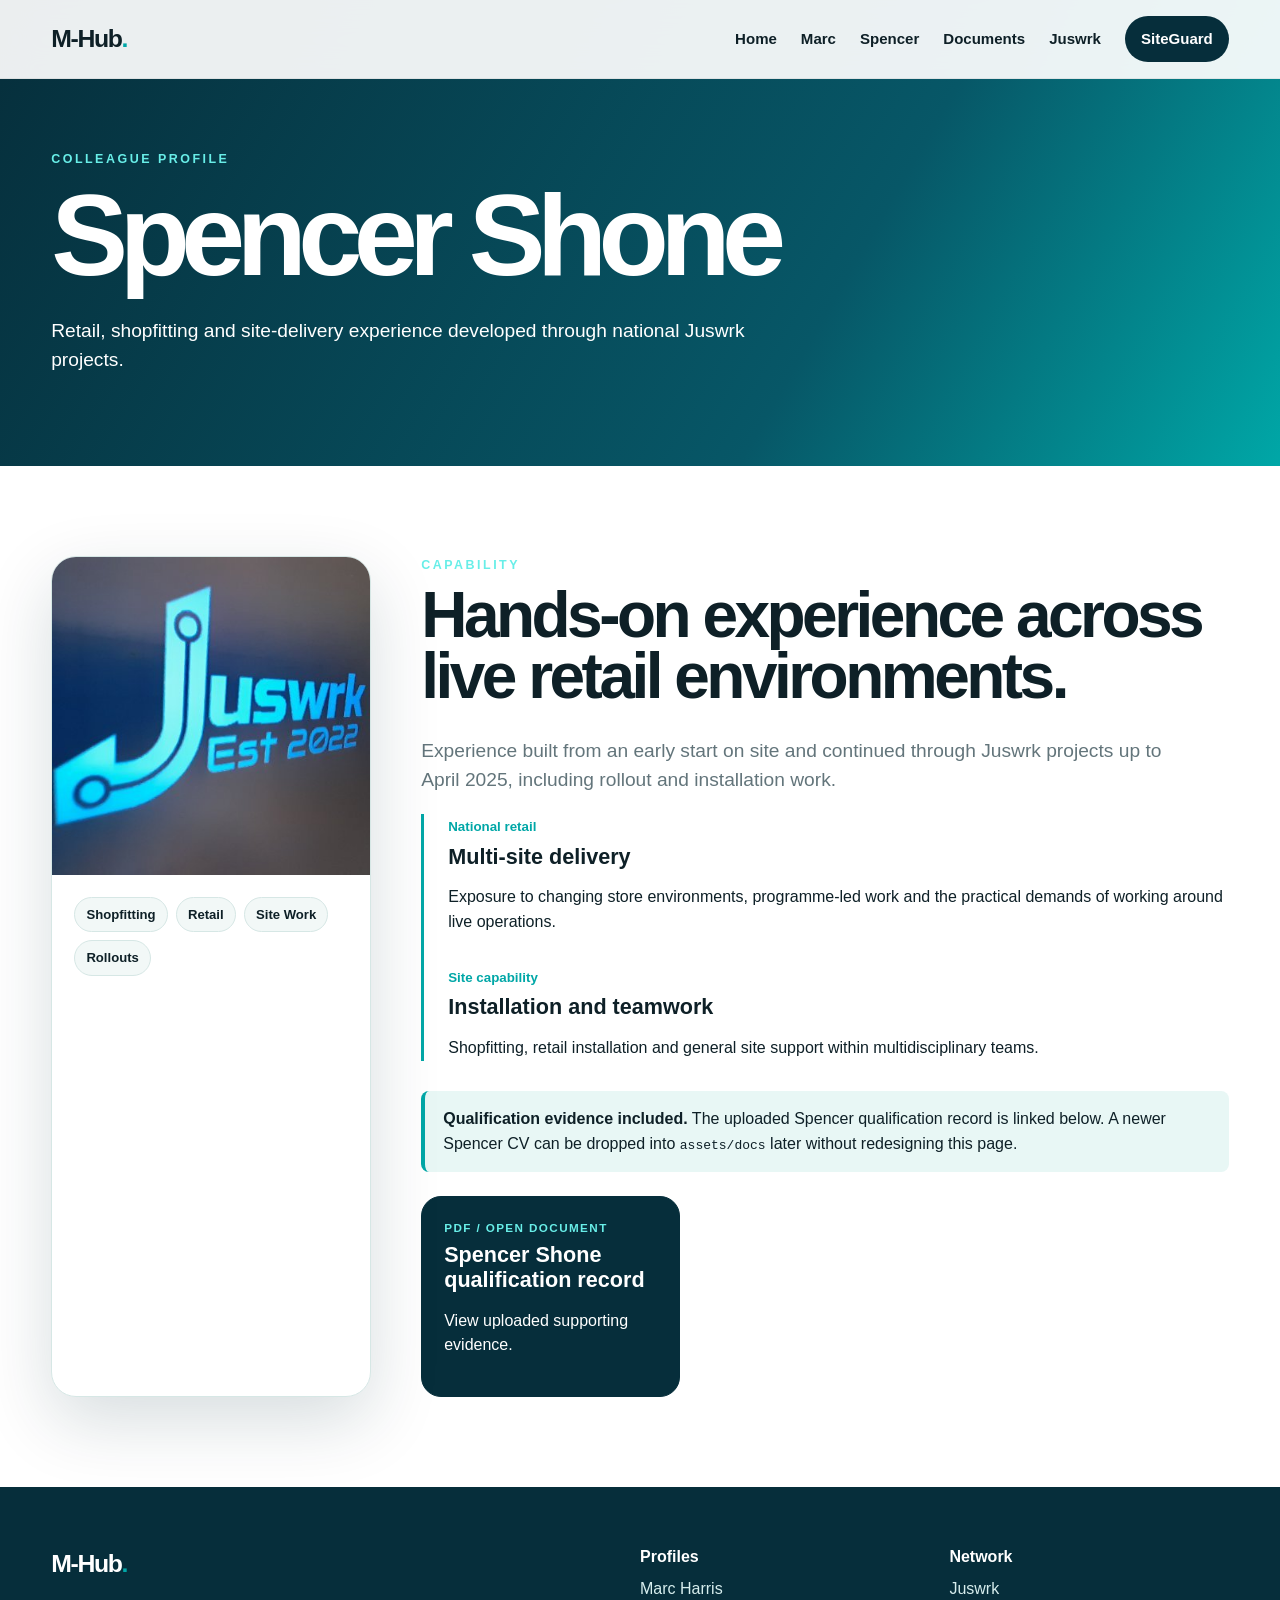
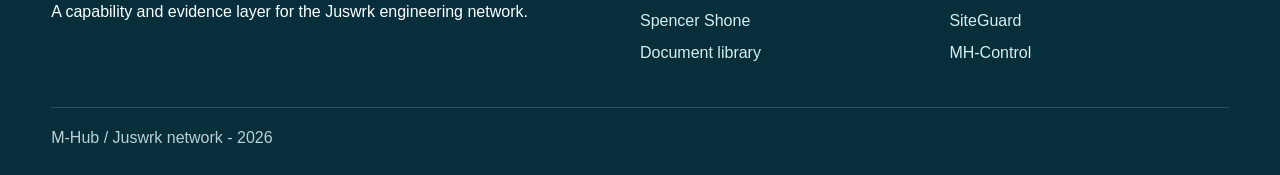
<file: spencer-shone.html>
<!doctype html><html lang="en-GB"><head><meta charset="utf-8"><meta name="viewport" content="width=device-width,initial-scale=1"><title>Spencer Shone | M-Hub</title><meta name="description" content="M-Hub engineering capability profiles, CVs and verified qualification evidence."><link rel="stylesheet" href="assets/css/site.css"></head><body><header><div class="wrap"><nav><a class="brand" href="index.html">M-Hub<b>.</b></a><button class="menu" aria-label="Menu">Menu</button><div class="navlinks"><a href="index.html">Home</a><a href="marc-harris.html">Marc</a><a href="spencer-shone.html">Spencer</a><a href="documents.html">Documents</a><a href="https://juswrk.github.io/">Juswrk</a><a class="network" href="https://juswrk.github.io/siteguard/">SiteGuard</a></div></nav></div></header><main><section class="subhero"><div class="wrap"><div class="eyebrow">Colleague profile</div><h1>Spencer Shone</h1><p class="lead">Retail, shopfitting and site-delivery experience developed through national Juswrk projects.</p></div></section><section class="section"><div class="wrap profilegrid"><aside class="profilecard"><img src="assets/images/profile-2.jpg" alt="Juswrk identity"><div class="profilepad"><div class="chips"><span class="chip">Shopfitting</span><span class="chip">Retail</span><span class="chip">Site Work</span><span class="chip">Rollouts</span></div></div></aside><div><div class="eyebrow">Capability</div><h2>Hands-on experience across live retail environments.</h2><p class="lead" style="color:var(--muted)">Experience built from an early start on site and continued through Juswrk projects up to April 2025, including rollout and installation work.</p><div class="timeline"><article><small>National retail</small><h3>Multi-site delivery</h3><p>Exposure to changing store environments, programme-led work and the practical demands of working around live operations.</p></article><article><small>Site capability</small><h3>Installation and teamwork</h3><p>Shopfitting, retail installation and general site support within multidisciplinary teams.</p></article></div><div class="notice"><b>Qualification evidence included.</b> The uploaded Spencer qualification record is linked below. A newer Spencer CV can be dropped into <code>assets/docs</code> later without redesigning this page.</div><div class="docs" style="margin-top:24px"><a class="doc featured" href="assets/docs/spencer-shone-qualification.pdf" target="_blank"><span class="type">PDF / Open document</span><div><h3>Spencer Shone qualification record</h3><p>View uploaded supporting evidence.</p></div></a></div></div></div></section></main><footer class="foot"><div class="wrap"><div class="footgrid"><div><div class="brand">M-Hub<b>.</b></div><p>A capability and evidence layer for the Juswrk engineering network.</p></div><div><b>Profiles</b><a href="marc-harris.html">Marc Harris</a><a href="spencer-shone.html">Spencer Shone</a><a href="documents.html">Document library</a></div><div><b>Network</b><a href="https://juswrk.github.io/">Juswrk</a><a href="https://juswrk.github.io/siteguard/">SiteGuard</a><a href="https://juswrk.github.io/mh-control/">MH-Control</a></div></div><div class="copyright">M-Hub / Juswrk network - 2026</div></div></footer><script src="assets/js/site.js"></script></body></html>
</file>
<file: assets/css/site.css>
:root{--teal:#00a7a7;--teal2:#68eee8;--deep:#062e3b;--ink:#0e2027;--muted:#63757b;--paper:#fff;--wash:#f2f8f7;--line:#d6e7e5;--shadow:0 24px 70px rgba(4,45,57,.16)}
*{box-sizing:border-box}html{scroll-behavior:smooth}body{margin:0;font-family:Arial,Helvetica,sans-serif;color:var(--ink);background:var(--paper);line-height:1.55}a{text-decoration:none;color:inherit}img{display:block;width:100%}.wrap{width:min(1240px,92%);margin:auto}
header{position:fixed;z-index:50;left:0;right:0;top:0;background:rgba(255,255,255,.92);backdrop-filter:blur(16px);border-bottom:1px solid rgba(0,0,0,.06)}nav{height:78px;display:flex;align-items:center;justify-content:space-between;gap:24px}.brand{font-size:1.55rem;font-weight:900;letter-spacing:-.055em}.brand b{color:var(--teal)}.navlinks{display:flex;align-items:center;gap:24px;font-weight:800;font-size:.94rem}.navlinks a:hover{color:var(--teal)}.network{background:var(--deep);color:#fff;padding:.7rem 1rem;border-radius:999px}.menu{display:none;border:0;background:none;font-size:1.5rem}
.hero{min-height:92vh;position:relative;display:flex;align-items:flex-end;color:white;overflow:hidden;background:var(--deep)}.hero>img{position:absolute;inset:0;height:100%;object-fit:cover;filter:saturate(.9)}.hero:after{content:'';position:absolute;inset:0;background:linear-gradient(90deg,rgba(3,38,49,.97) 0%,rgba(3,38,49,.75) 48%,rgba(0,167,167,.22) 100%),linear-gradient(0deg,rgba(3,38,49,.8),transparent 60%)}.hero .copy{position:relative;z-index:2;padding:150px 0 90px;max-width:920px}.eyebrow{text-transform:uppercase;letter-spacing:.2em;font-size:.78rem;font-weight:900;color:var(--teal2)}h1{font-size:clamp(3.8rem,9vw,8.2rem);letter-spacing:-.075em;line-height:.84;margin:.15em 0 .28em}h2{font-size:clamp(2.25rem,5vw,4.6rem);letter-spacing:-.055em;line-height:.95;margin:.15em 0 .45em}h3{font-size:1.35rem;line-height:1.15;margin:.25em 0}.lead{font-size:1.2rem;max-width:760px}.buttons{display:flex;gap:12px;flex-wrap:wrap;margin-top:28px}.btn{display:inline-flex;align-items:center;gap:.45rem;padding:.9rem 1.15rem;border-radius:999px;font-weight:900}.primary{background:var(--teal);color:white}.light{background:white;color:var(--deep)}
.stats{position:relative;z-index:5;margin-top:-42px;display:grid;grid-template-columns:repeat(4,1fr);gap:12px}.stat{background:white;border:1px solid var(--line);border-radius:18px;padding:23px;box-shadow:var(--shadow)}.stat b{display:block;font-size:1.8rem;color:var(--teal)}.section{padding:90px 0}.wash{background:var(--wash)}.people{display:grid;grid-template-columns:1fr 1fr;gap:22px}.person{position:relative;min-height:520px;overflow:hidden;border-radius:28px;background:var(--deep);box-shadow:var(--shadow)}.person>img{position:absolute;height:100%;object-fit:cover}.person:after{content:'';position:absolute;inset:0;background:linear-gradient(0deg,rgba(2,37,48,.98),rgba(2,37,48,.05) 75%)}.personcopy{position:absolute;z-index:2;color:#fff;bottom:0;padding:30px}.person:hover>img{transform:scale(1.035);transition:.5s}.person .role{color:var(--teal2);font-weight:900}.capgrid{display:grid;grid-template-columns:repeat(4,1fr);gap:15px}.cap{min-height:290px;position:relative;border-radius:22px;overflow:hidden;color:white}.cap img{height:100%;object-fit:cover}.cap:after{content:'';position:absolute;inset:0;background:linear-gradient(0deg,rgba(3,43,55,.96),rgba(0,167,167,.08))}.cap div{position:absolute;z-index:2;left:22px;right:22px;bottom:20px}.band{background:linear-gradient(120deg,var(--deep),#08596a 60%,var(--teal));color:white;border-radius:30px;padding:48px;display:grid;grid-template-columns:1fr auto;gap:35px;align-items:center}
.subhero{padding:150px 0 72px;background:linear-gradient(120deg,var(--deep),#075767 65%,var(--teal));color:white}.profilegrid{display:grid;grid-template-columns:320px 1fr;gap:50px}.profilecard{border:1px solid var(--line);border-radius:25px;overflow:hidden;background:white;box-shadow:var(--shadow);position:sticky;top:100px}.profilecard img{aspect-ratio:1;object-fit:cover}.profilepad{padding:22px}.chips{display:flex;flex-wrap:wrap;gap:8px}.chip{padding:.4rem .7rem;background:var(--wash);border:1px solid var(--line);border-radius:999px;font-size:.82rem;font-weight:850}.timeline{border-left:3px solid var(--teal);padding-left:24px}.timeline article{margin:0 0 30px}.timeline small{font-weight:900;color:var(--teal)}
.docs{display:grid;grid-template-columns:repeat(3,1fr);gap:15px}.doc{border:1px solid var(--line);border-radius:20px;padding:22px;background:white;min-height:190px;display:flex;flex-direction:column;justify-content:space-between}.doc:hover{border-color:var(--teal);transform:translateY(-3px);box-shadow:0 12px 35px rgba(3,45,57,.1)}.type{font-size:.73rem;letter-spacing:.12em;font-weight:900;color:var(--teal);text-transform:uppercase}.featured{background:var(--deep);color:white;border-color:var(--deep)}.featured .type{color:var(--teal2)}.notice{background:#e8f7f5;border-left:4px solid var(--teal);padding:16px 18px;border-radius:8px}.foot{background:var(--deep);color:white;padding:58px 0 24px}.footgrid{display:grid;grid-template-columns:2fr 1fr 1fr;gap:30px}.foot a{display:block;color:#d7eeee;margin:.45rem 0}.copyright{border-top:1px solid rgba(255,255,255,.15);padding-top:18px;margin-top:34px;color:#bad0d3}
@media(max-width:900px){.navlinks{display:none;position:absolute;top:78px;left:0;right:0;background:white;padding:22px 4%;flex-direction:column;align-items:flex-start}.navlinks.open{display:flex}.menu{display:block}.stats,.capgrid{grid-template-columns:1fr 1fr}.people,.profilegrid,.band,.footgrid{grid-template-columns:1fr}.profilecard{position:static;max-width:420px}.docs{grid-template-columns:1fr 1fr}}@media(max-width:570px){.stats,.capgrid,.docs{grid-template-columns:1fr}.hero{min-height:82vh}.section{padding:68px 0}h1{font-size:3.7rem}}
</file>
